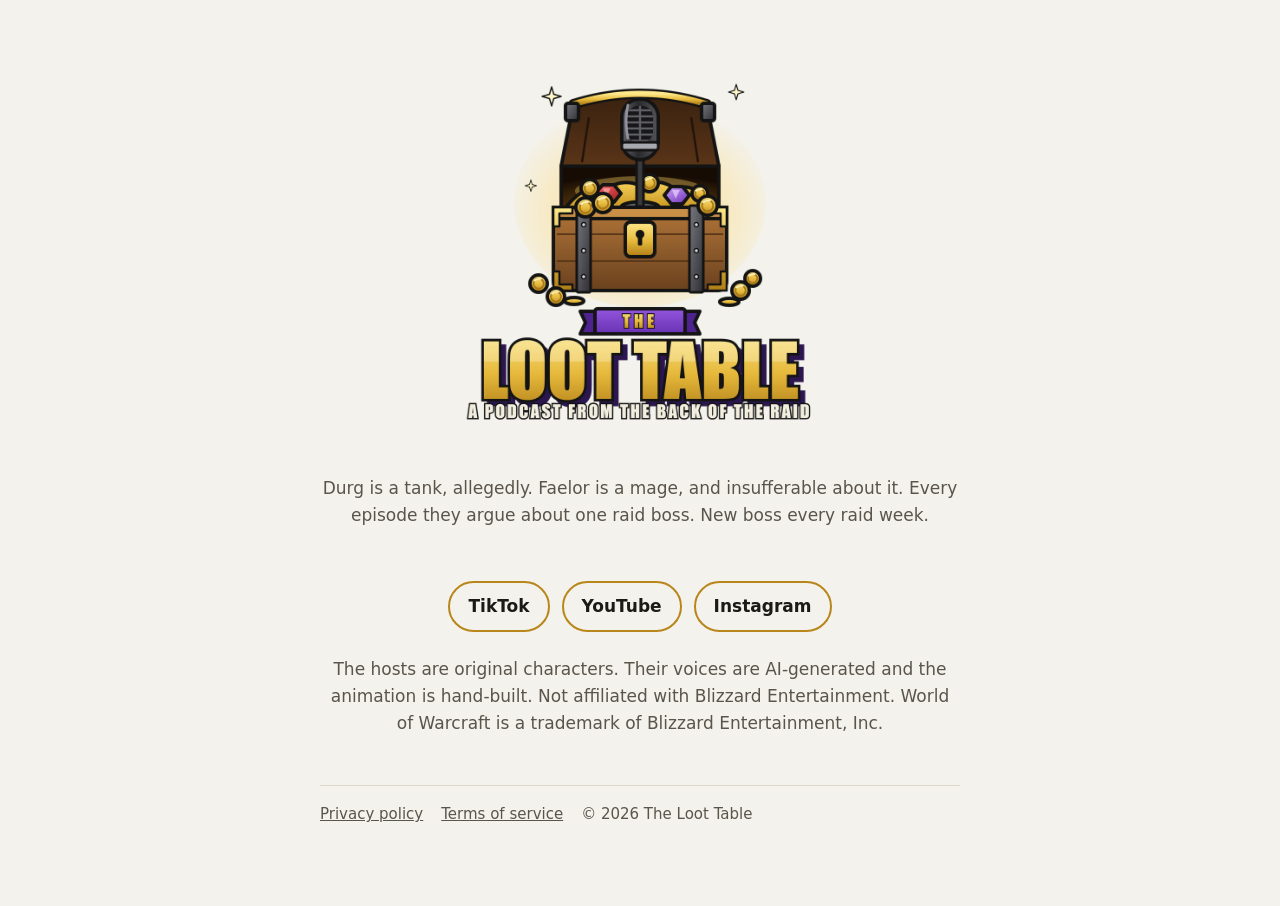
<file: index.html>
<!doctype html>
<html lang="en">
<head>
<meta charset="utf-8">
<meta name="viewport" content="width=device-width, initial-scale=1">
<title>The Loot Table</title>
<meta name="description" content="The Loot Table is a cartoon podcast from the back of the raid. One boss per episode.">
<link rel="icon" href="avatar.png">
<link rel="stylesheet" href="style.css">
</head>
<body>
<main>
  <div class="hero">
    <img src="logo.png" alt="The Loot Table">
    <p class="muted">Durg is a tank, allegedly. Faelor is a mage, and insufferable about it. Every episode they argue about one raid boss. New boss every raid week.</p>
  </div>
  <div class="links">
    <a href="#" id="tiktok">TikTok</a>
    <a href="#" id="youtube">YouTube</a>
    <a href="#" id="instagram">Instagram</a>
  </div>
  <p class="muted" style="text-align:center">The hosts are original characters. Their voices are AI-generated and the animation is hand-built. Not affiliated with Blizzard Entertainment. World of Warcraft is a trademark of Blizzard Entertainment, Inc.</p>
  <footer>
    <a href="privacy.html">Privacy policy</a>
    <a href="terms.html">Terms of service</a>
    <span>&copy; 2026 The Loot Table</span>
  </footer>
</main>
</body>
</html>
</file>
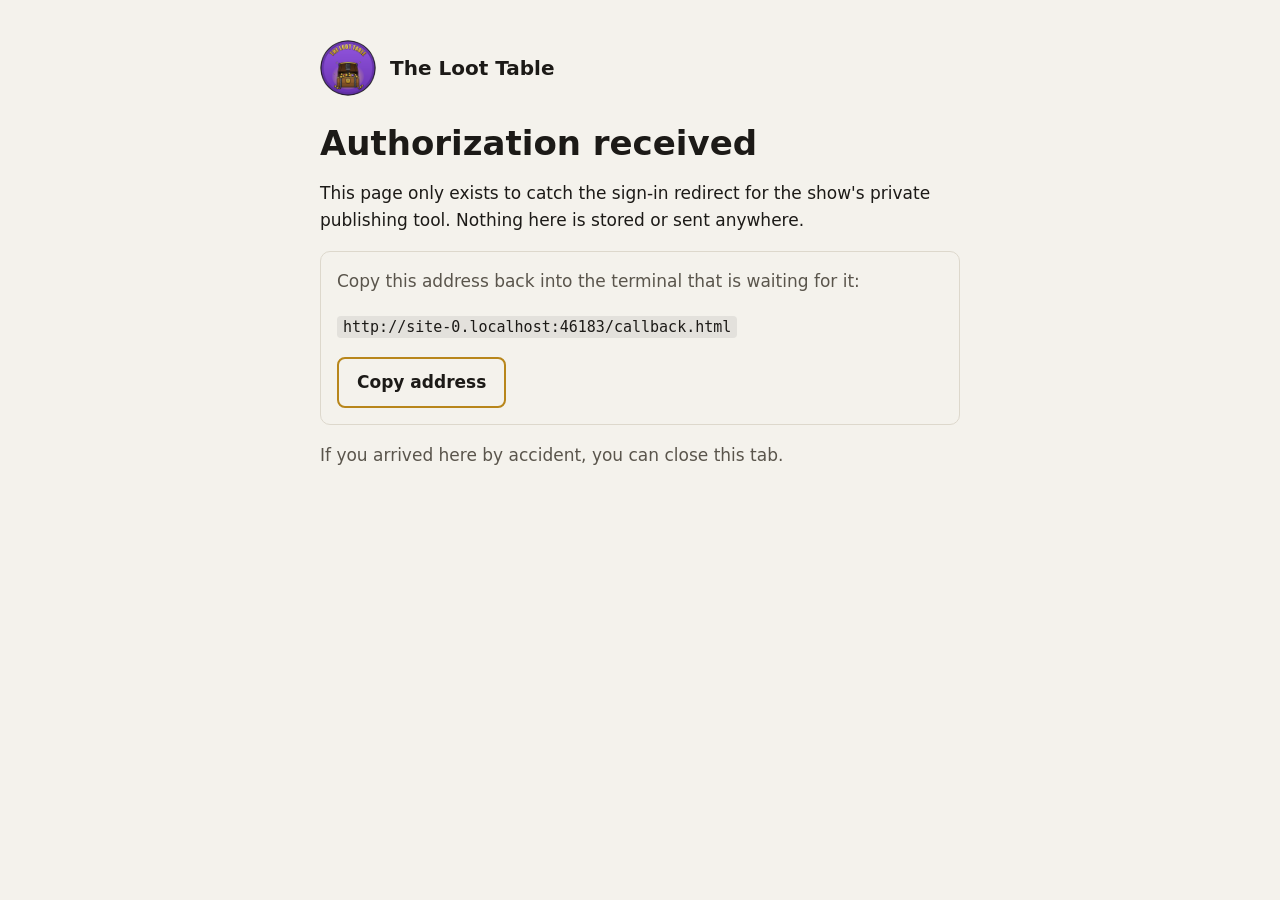
<file: callback.html>
<!doctype html>
<html lang="en">
<head>
<meta charset="utf-8">
<meta name="viewport" content="width=device-width, initial-scale=1">
<title>Authorization received · The Loot Table</title>
<link rel="icon" href="avatar.png">
<link rel="stylesheet" href="style.css">
</head>
<body>
<main>
  <header><img src="avatar.png" alt=""><a href="index.html">The Loot Table</a></header>
  <h1>Authorization received</h1>
  <p>This page only exists to catch the sign-in redirect for the show's private publishing tool. Nothing here is stored or sent anywhere.</p>
  <div class="box">
    <p class="muted" style="margin-top:0">Copy this address back into the terminal that is waiting for it:</p>
    <code id="url"></code>
    <p style="margin-bottom:0"><button id="copy" type="button">Copy address</button> <span id="done" class="muted"></span></p>
  </div>
  <p class="muted">If you arrived here by accident, you can close this tab.</p>
</main>
<script>
  var u = document.getElementById('url'); u.textContent = location.href;
  document.getElementById('copy').addEventListener('click', function () {
    navigator.clipboard.writeText(location.href).then(function () { document.getElementById('done').textContent = 'Copied.'; }, function () { document.getElementById('done').textContent = 'Select the address above and copy it.'; });
  });
</script>
</body>
</html>
</file>
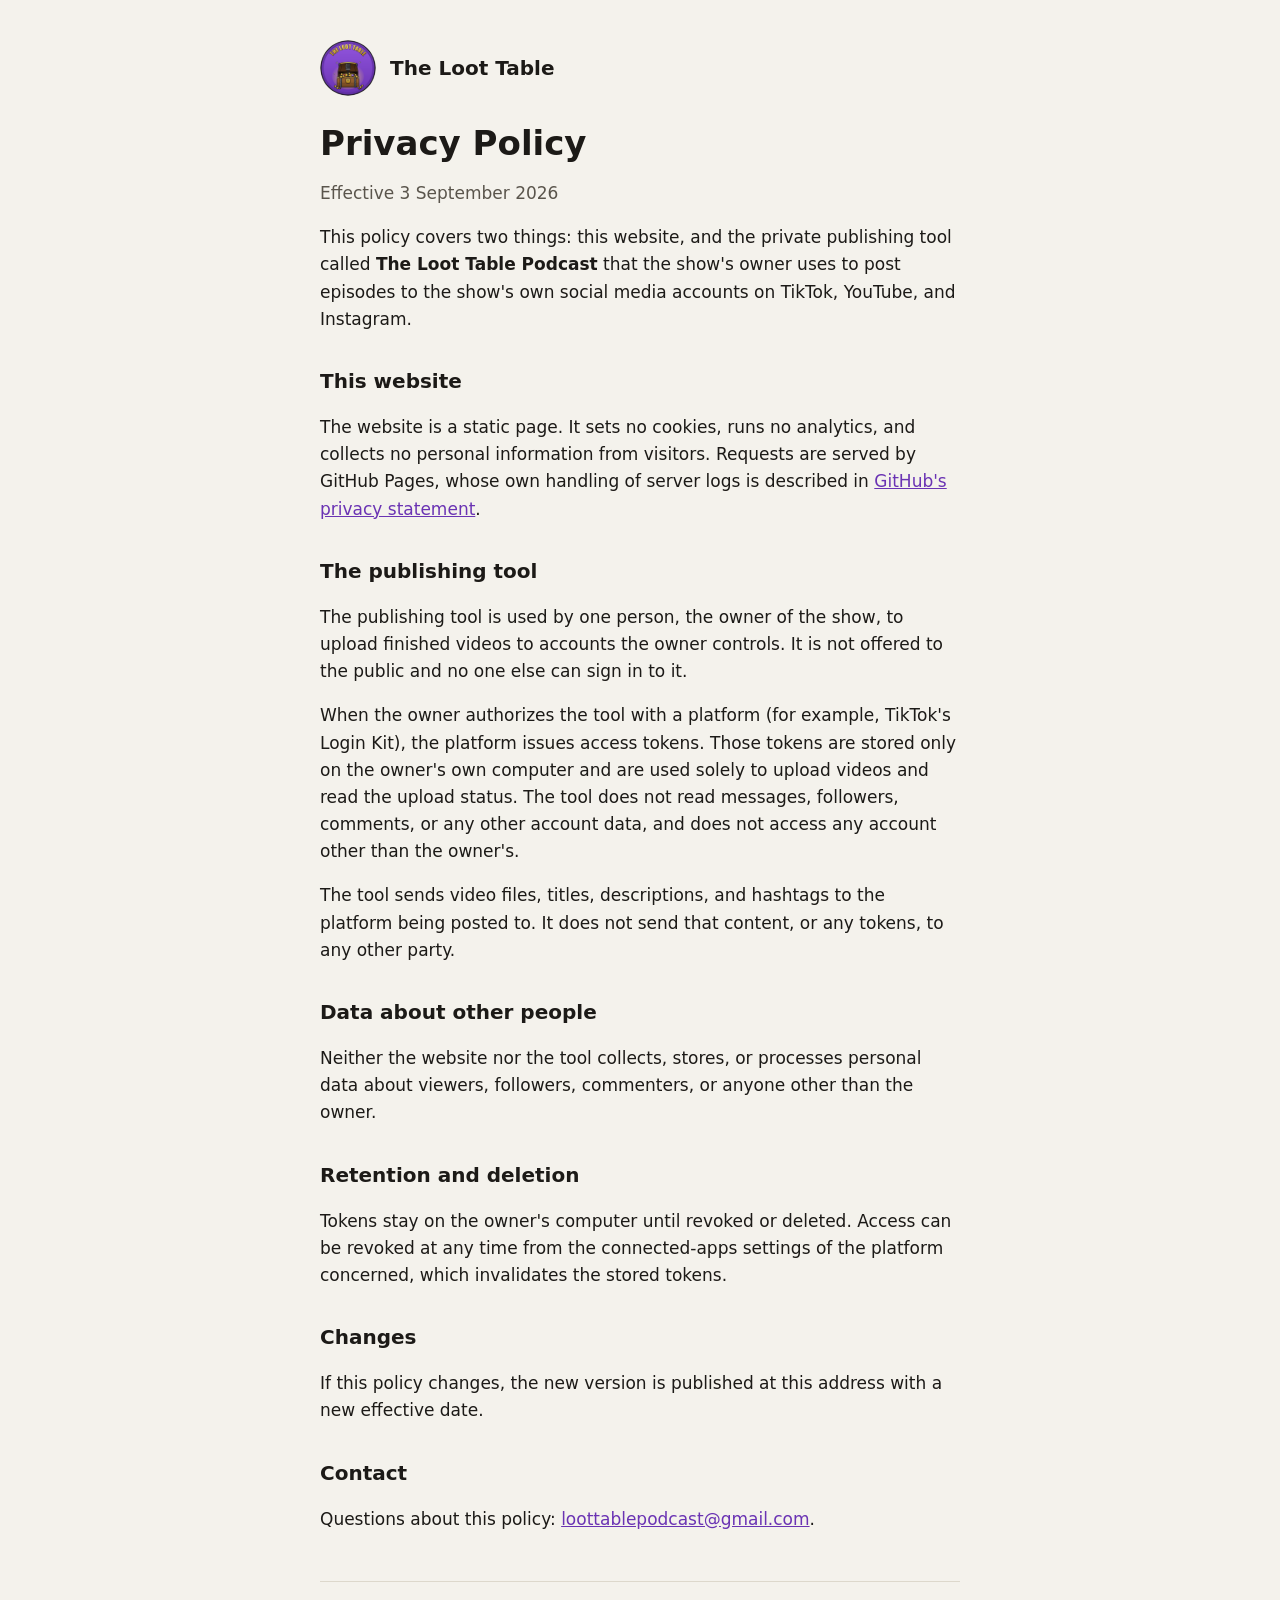
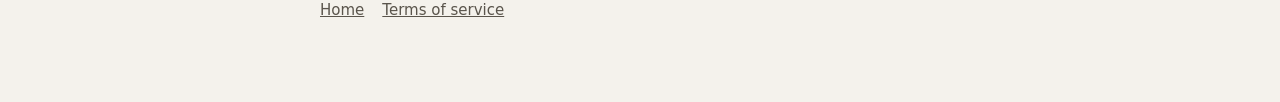
<file: privacy.html>
<!doctype html>
<html lang="en">
<head>
<meta charset="utf-8">
<meta name="viewport" content="width=device-width, initial-scale=1">
<title>Privacy Policy · The Loot Table</title>
<link rel="icon" href="avatar.png">
<link rel="stylesheet" href="style.css">
</head>
<body>
<main>
  <header><img src="avatar.png" alt=""><a href="index.html">The Loot Table</a></header>
  <h1>Privacy Policy</h1>
  <p class="muted">Effective 3 September 2026</p>

  <p>This policy covers two things: this website, and the private publishing tool called <strong>The Loot Table Podcast</strong> that the show's owner uses to post episodes to the show's own social media accounts on TikTok, YouTube, and Instagram.</p>

  <h2>This website</h2>
  <p>The website is a static page. It sets no cookies, runs no analytics, and collects no personal information from visitors. Requests are served by GitHub Pages, whose own handling of server logs is described in <a href="https://docs.github.com/en/site-policy/privacy-policies/github-general-privacy-statement">GitHub's privacy statement</a>.</p>

  <h2>The publishing tool</h2>
  <p>The publishing tool is used by one person, the owner of the show, to upload finished videos to accounts the owner controls. It is not offered to the public and no one else can sign in to it.</p>
  <p>When the owner authorizes the tool with a platform (for example, TikTok's Login Kit), the platform issues access tokens. Those tokens are stored only on the owner's own computer and are used solely to upload videos and read the upload status. The tool does not read messages, followers, comments, or any other account data, and does not access any account other than the owner's.</p>
  <p>The tool sends video files, titles, descriptions, and hashtags to the platform being posted to. It does not send that content, or any tokens, to any other party.</p>

  <h2>Data about other people</h2>
  <p>Neither the website nor the tool collects, stores, or processes personal data about viewers, followers, commenters, or anyone other than the owner.</p>

  <h2>Retention and deletion</h2>
  <p>Tokens stay on the owner's computer until revoked or deleted. Access can be revoked at any time from the connected-apps settings of the platform concerned, which invalidates the stored tokens.</p>

  <h2>Changes</h2>
  <p>If this policy changes, the new version is published at this address with a new effective date.</p>

  <h2>Contact</h2>
  <p>Questions about this policy: <a href="mailto:loottablepodcast@gmail.com">loottablepodcast@gmail.com</a>.</p>

  <footer>
    <a href="index.html">Home</a>
    <a href="terms.html">Terms of service</a>
  </footer>
</main>
</body>
</html>
</file>
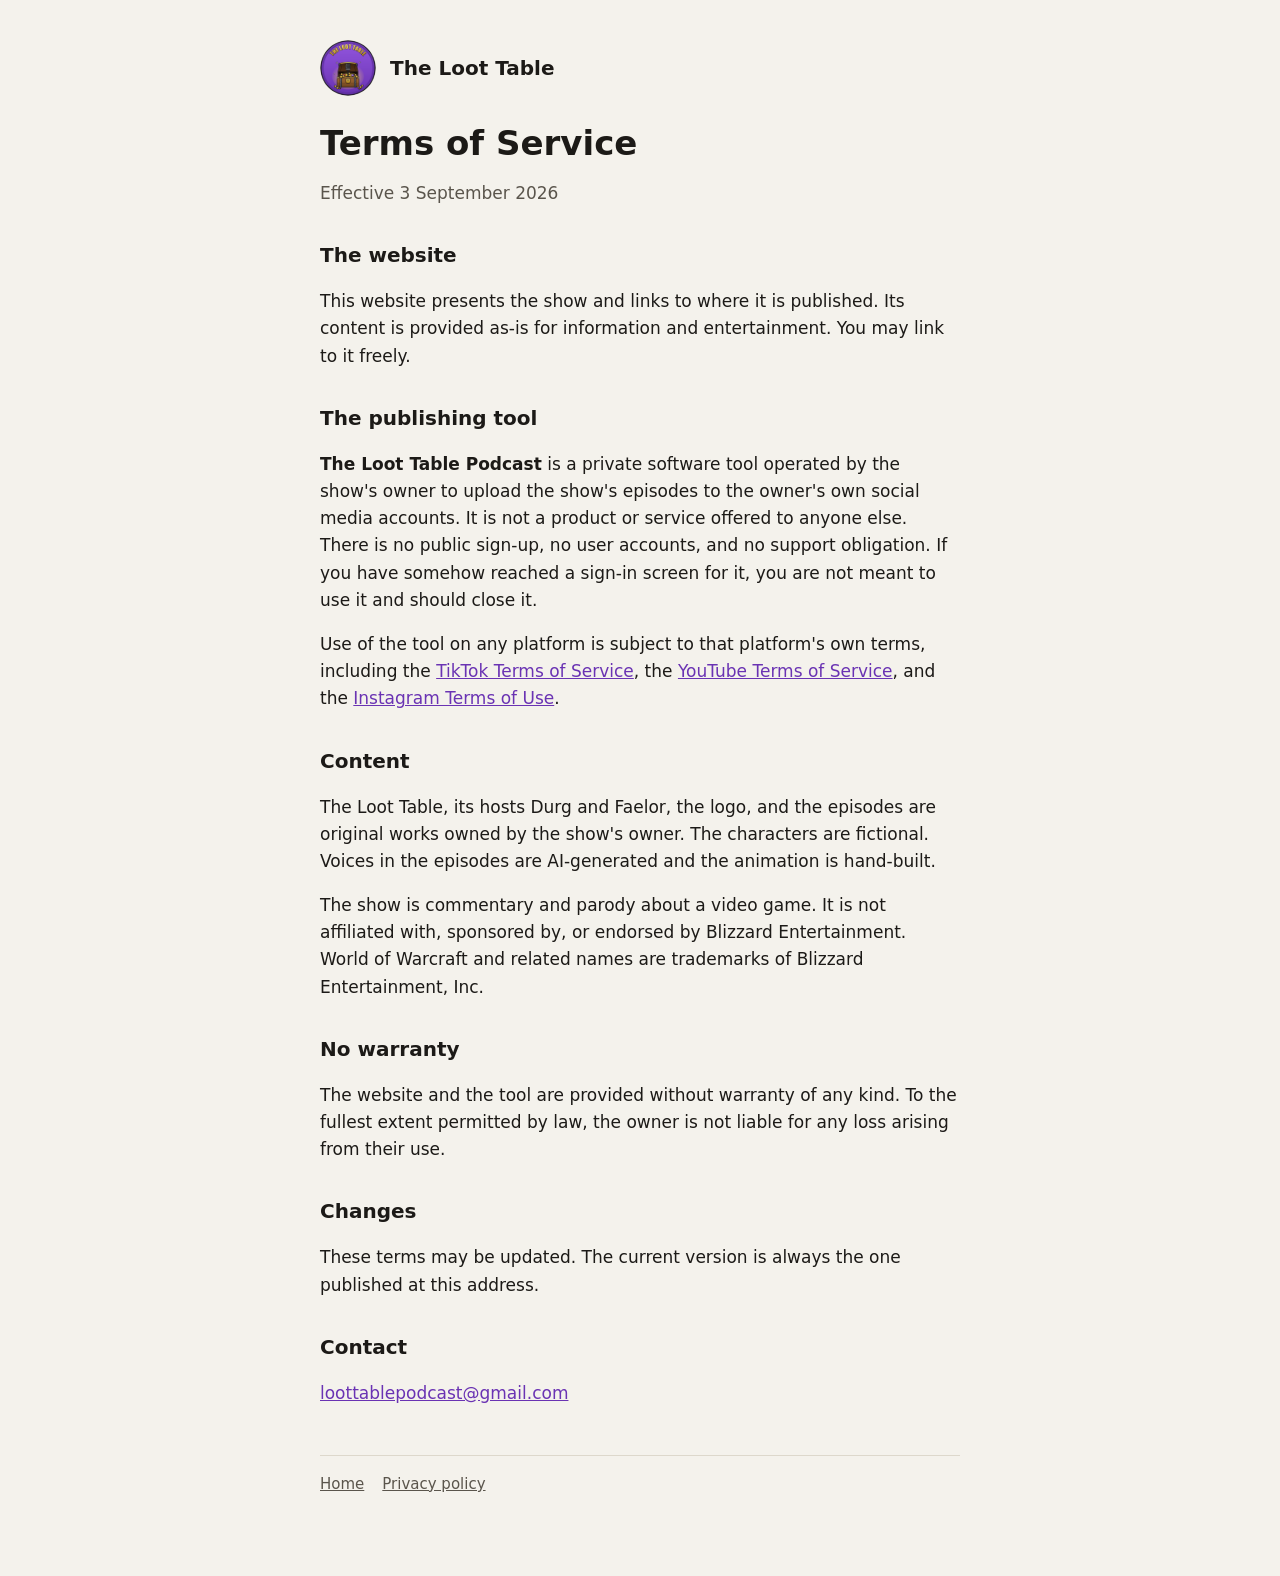
<file: terms.html>
<!doctype html>
<html lang="en">
<head>
<meta charset="utf-8">
<meta name="viewport" content="width=device-width, initial-scale=1">
<title>Terms of Service · The Loot Table</title>
<link rel="icon" href="avatar.png">
<link rel="stylesheet" href="style.css">
</head>
<body>
<main>
  <header><img src="avatar.png" alt=""><a href="index.html">The Loot Table</a></header>
  <h1>Terms of Service</h1>
  <p class="muted">Effective 3 September 2026</p>

  <h2>The website</h2>
  <p>This website presents the show and links to where it is published. Its content is provided as-is for information and entertainment. You may link to it freely.</p>

  <h2>The publishing tool</h2>
  <p><strong>The Loot Table Podcast</strong> is a private software tool operated by the show's owner to upload the show's episodes to the owner's own social media accounts. It is not a product or service offered to anyone else. There is no public sign-up, no user accounts, and no support obligation. If you have somehow reached a sign-in screen for it, you are not meant to use it and should close it.</p>
  <p>Use of the tool on any platform is subject to that platform's own terms, including the <a href="https://www.tiktok.com/legal/terms-of-service">TikTok Terms of Service</a>, the <a href="https://www.youtube.com/t/terms">YouTube Terms of Service</a>, and the <a href="https://help.instagram.com/581066165581870">Instagram Terms of Use</a>.</p>

  <h2>Content</h2>
  <p>The Loot Table, its hosts Durg and Faelor, the logo, and the episodes are original works owned by the show's owner. The characters are fictional. Voices in the episodes are AI-generated and the animation is hand-built.</p>
  <p>The show is commentary and parody about a video game. It is not affiliated with, sponsored by, or endorsed by Blizzard Entertainment. World of Warcraft and related names are trademarks of Blizzard Entertainment, Inc.</p>

  <h2>No warranty</h2>
  <p>The website and the tool are provided without warranty of any kind. To the fullest extent permitted by law, the owner is not liable for any loss arising from their use.</p>

  <h2>Changes</h2>
  <p>These terms may be updated. The current version is always the one published at this address.</p>

  <h2>Contact</h2>
  <p><a href="mailto:loottablepodcast@gmail.com">loottablepodcast@gmail.com</a></p>

  <footer>
    <a href="index.html">Home</a>
    <a href="privacy.html">Privacy policy</a>
  </footer>
</main>
</body>
</html>
</file>
<file: style.css>
:root { --paper: #f4f2ec; --ink: #1c1a17; --ink-2: #5a554c; --line: #ddd8cc; --gold: #b8861b; --purple: #6a33b3; }
@media (prefers-color-scheme: dark) { :root { --paper: #1a1613; --ink: #ede8dc; --ink-2: #b3ab9c; --line: #3a332b; --gold: #e6b93c; --purple: #b48cf0; } }
* { box-sizing: border-box; }
body { margin: 0; background: var(--paper); color: var(--ink); font: 17px/1.6 "Segoe UI", system-ui, -apple-system, sans-serif; }
main { max-width: 680px; margin: 0 auto; padding: 40px 20px 80px; }
header { display: flex; align-items: center; gap: 14px; margin-bottom: 28px; }
header img { width: 56px; height: 56px; border-radius: 50%; }
header a { color: var(--ink); text-decoration: none; font-weight: 700; font-size: 20px; }
h1 { font-size: 34px; line-height: 1.15; margin: 0 0 6px; }
h2 { font-size: 20px; margin: 32px 0 8px; }
p, li { color: var(--ink); }
.muted { color: var(--ink-2); }
a { color: var(--purple); }
.hero { text-align: center; padding: 20px 0 10px; }
.hero img { width: min(100%, 520px); height: auto; }
.links { display: flex; flex-wrap: wrap; gap: 12px; justify-content: center; margin: 24px 0; }
.links a { display: inline-block; padding: 10px 18px; border: 2px solid var(--gold); border-radius: 999px; color: var(--ink); text-decoration: none; font-weight: 600; }
footer { margin-top: 48px; padding-top: 16px; border-top: 1px solid var(--line); color: var(--ink-2); font-size: 15px; display: flex; gap: 18px; flex-wrap: wrap; }
footer a { color: var(--ink-2); }
code { background: rgba(127,127,127,.15); padding: 2px 6px; border-radius: 4px; font-size: 15px; word-break: break-all; }
.box { border: 1px solid var(--line); border-radius: 10px; padding: 16px; margin: 16px 0; }
button { font: inherit; padding: 10px 18px; border-radius: 8px; border: 2px solid var(--gold); background: transparent; color: var(--ink); cursor: pointer; font-weight: 600; }
</file>
